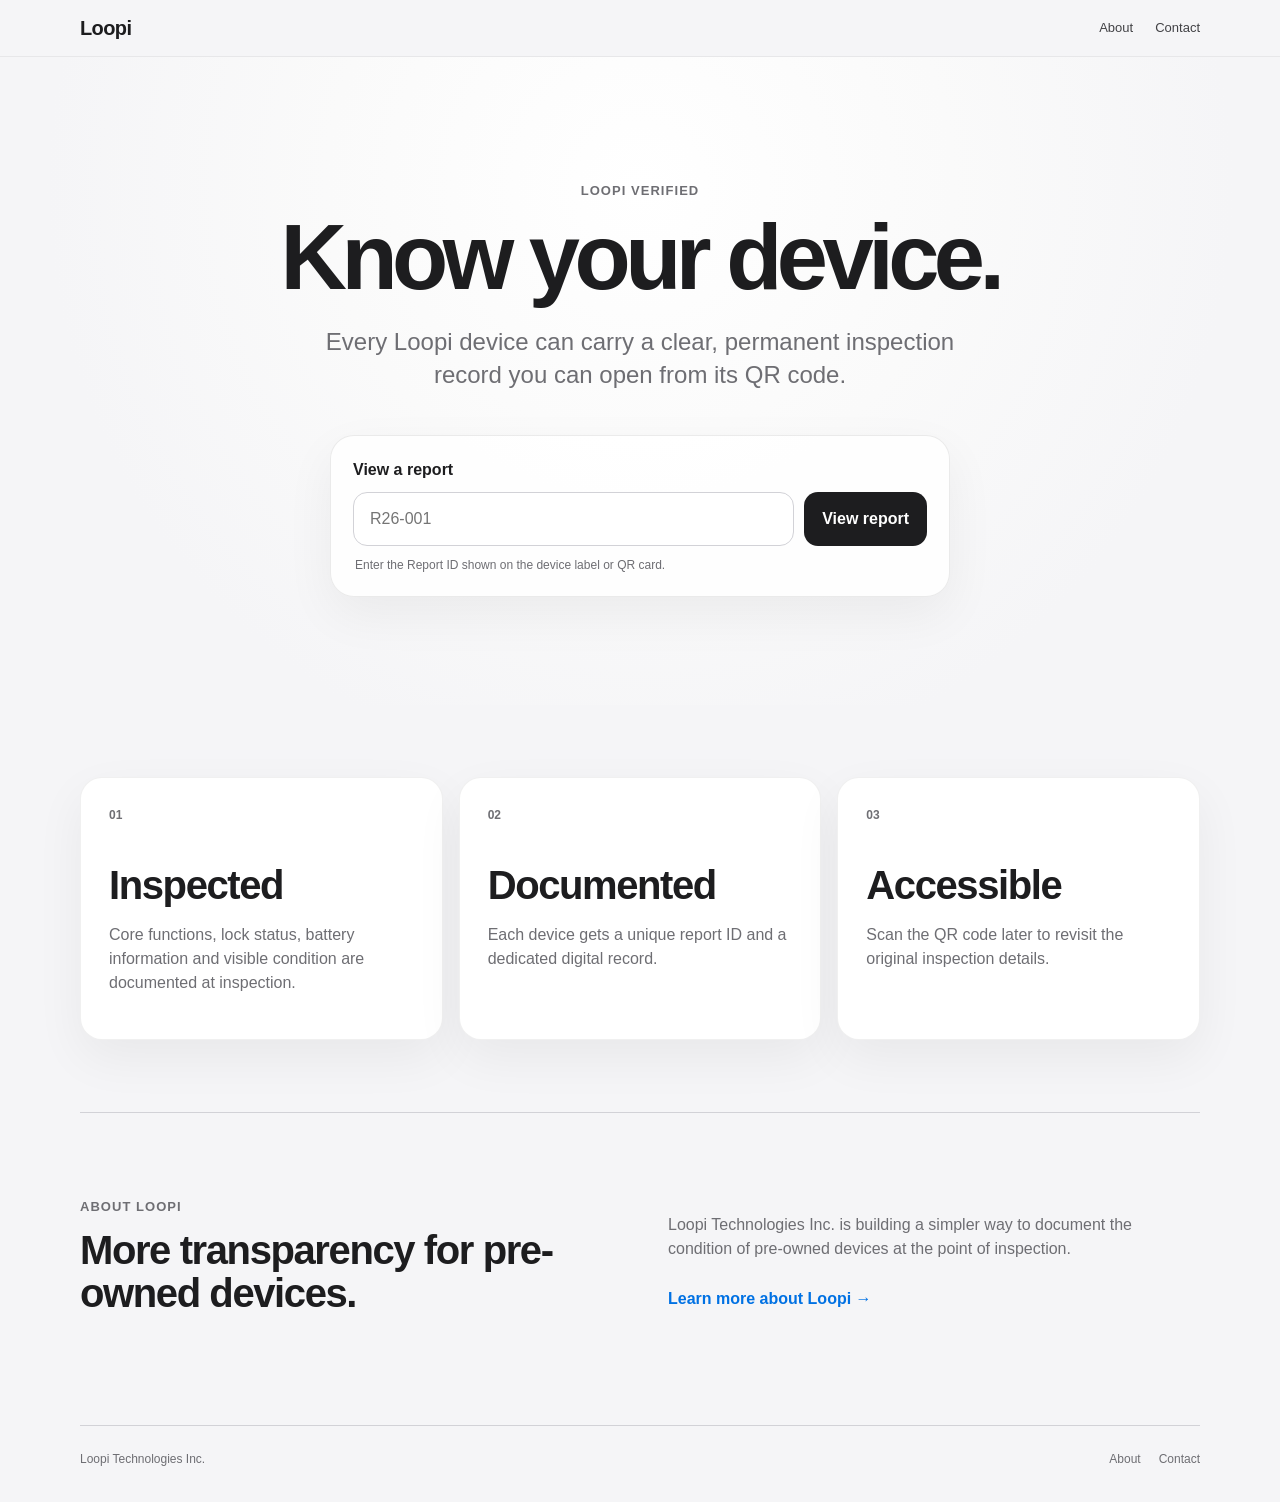
<file: index.html>
<!DOCTYPE html>
<html lang="en">
<head>
  <meta charset="utf-8">
  <meta name="viewport" content="width=device-width, initial-scale=1">
  <title>Loopi Device Inspection</title>
  <meta name="description" content="Transparent device inspection reports from Loopi Technologies Inc.">
  <link rel="stylesheet" href="assets/css/style.css">
</head>
<body>
  <header class="site-header">
    <div class="nav-shell">
      <a class="brand-mark" href="index.html">Loopi</a>
      <nav class="nav-links" aria-label="Primary">
        <a href="about.html">About</a>
        <a href="about.html#contact">Contact</a>
      </nav>
    </div>
  </header>

  <main>
    <section class="home-hero">
      <div class="home-hero-inner">
        <p class="eyebrow">Loopi Verified</p>
        <h1>Know your device.</h1>
        <p class="hero-copy">Every Loopi device can carry a clear, permanent inspection record you can open from its QR code.</p>

        <form class="lookup-card" id="reportLookup">
          <label for="reportId">View a report</label>
          <div class="lookup-row">
            <input id="reportId" name="reportId" type="text" placeholder="R26-001" autocomplete="off">
            <button type="submit">View report</button>
          </div>
          <p class="form-note">Enter the Report ID shown on the device label or QR card.</p>
        </form>
      </div>
    </section>

    <section class="feature-band">
      <div class="feature-grid">
        <article>
          <span class="feature-number">01</span>
          <h2>Inspected</h2>
          <p>Core functions, lock status, battery information and visible condition are documented at inspection.</p>
        </article>
        <article>
          <span class="feature-number">02</span>
          <h2>Documented</h2>
          <p>Each device gets a unique report ID and a dedicated digital record.</p>
        </article>
        <article>
          <span class="feature-number">03</span>
          <h2>Accessible</h2>
          <p>Scan the QR code later to revisit the original inspection details.</p>
        </article>
      </div>
    </section>

    <section class="brand-story">
      <div>
        <p class="eyebrow">About Loopi</p>
        <h2>More transparency for pre-owned devices.</h2>
      </div>
      <div>
        <p>Loopi Technologies Inc. is building a simpler way to document the condition of pre-owned devices at the point of inspection.</p>
        <a class="text-link" href="about.html">Learn more about Loopi →</a>
      </div>
    </section>
  </main>

  <footer class="site-footer">
    <div>Loopi Technologies Inc.</div>
    <div class="footer-links"><a href="about.html">About</a><a href="about.html#contact">Contact</a></div>
  </footer>

  <script>
    document.getElementById('reportLookup').addEventListener('submit', function (event) {
      event.preventDefault();
      const id = document.getElementById('reportId').value.trim().toUpperCase();
      if (!id) return;
      window.location.href = 'report.html?id=' + encodeURIComponent(id);
    });
  </script>
</body>
</html>
</file>
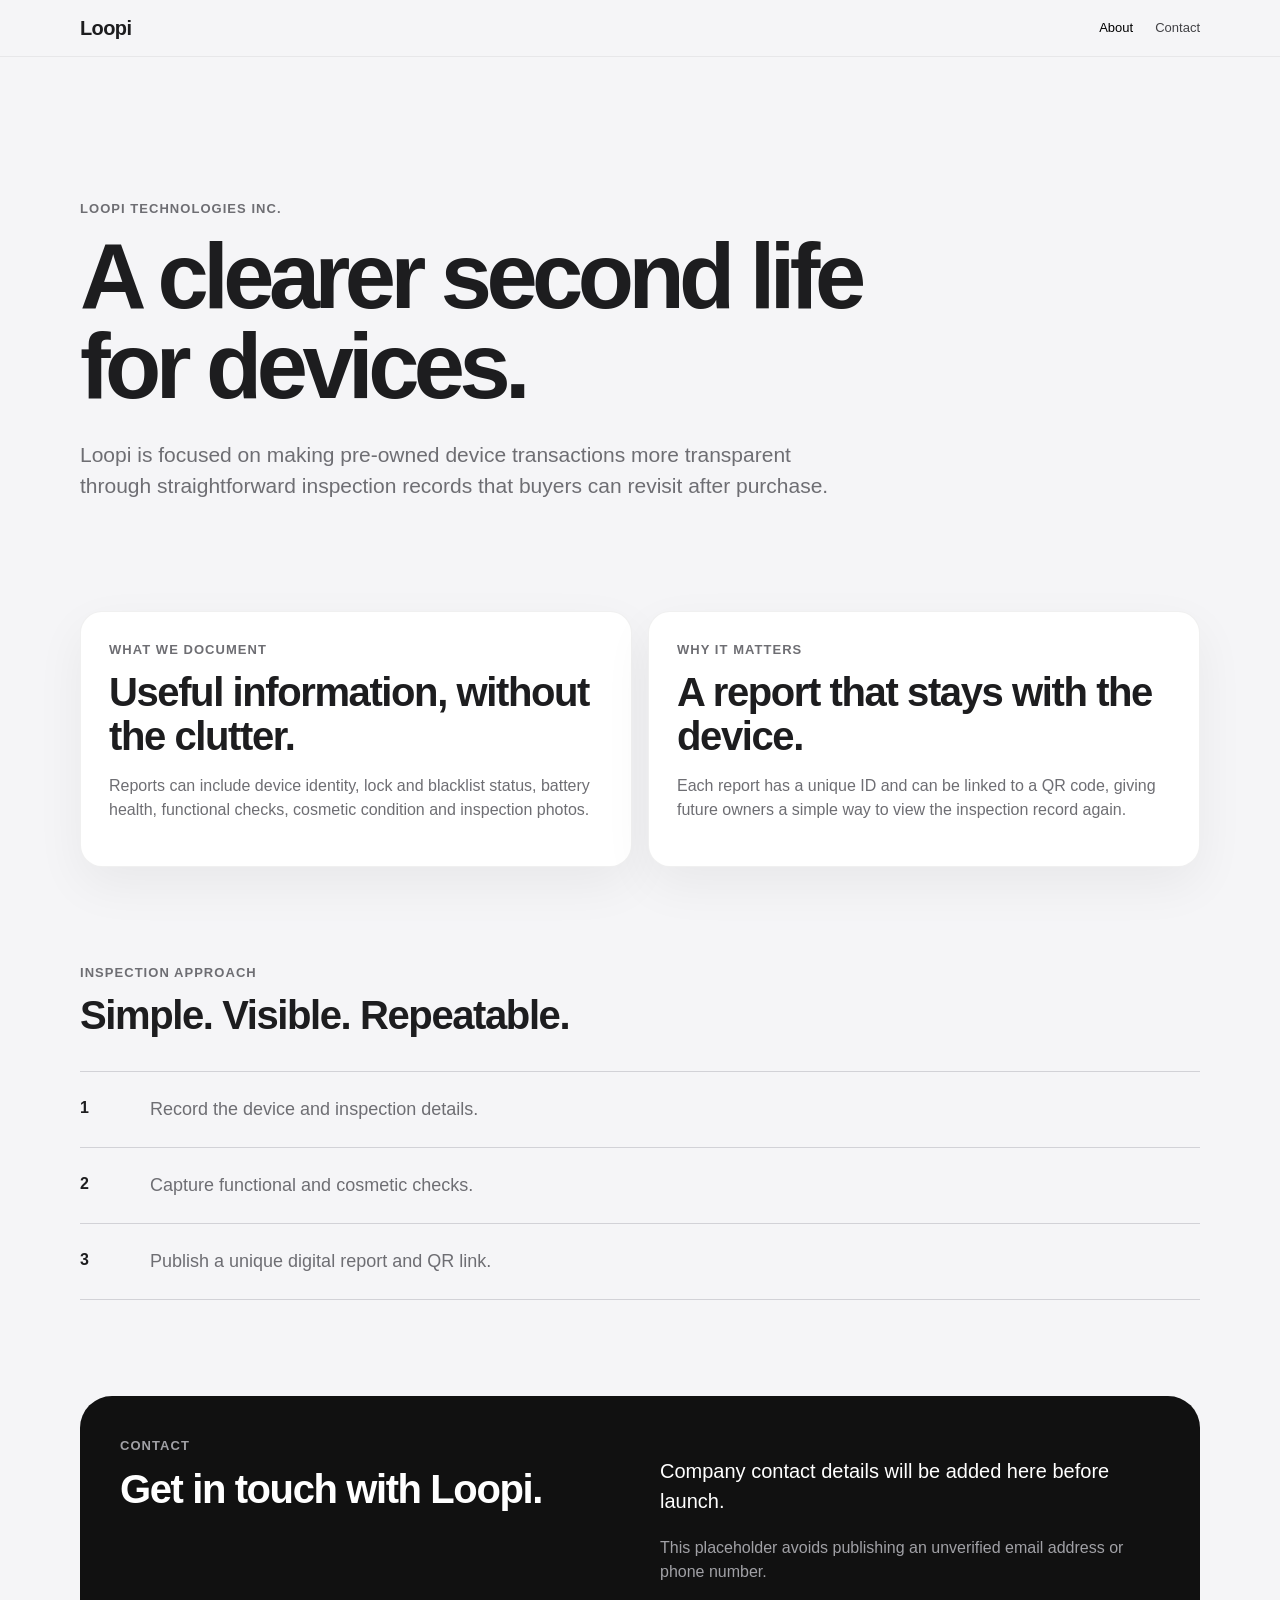
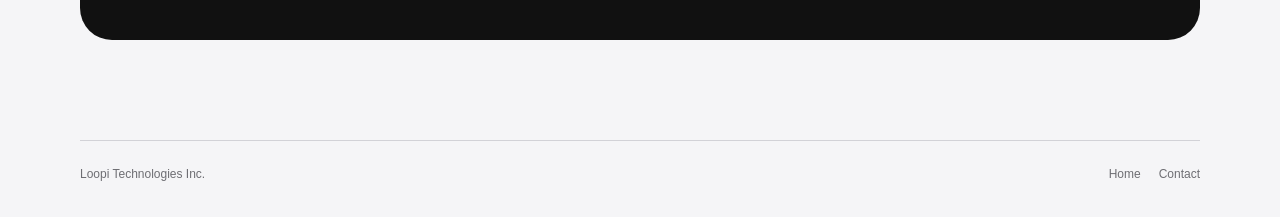
<file: about.html>
<!DOCTYPE html>
<html lang="en">
<head>
  <meta charset="utf-8">
  <meta name="viewport" content="width=device-width, initial-scale=1">
  <title>About Loopi</title>
  <meta name="description" content="About Loopi Technologies Inc. and our device inspection approach.">
  <link rel="stylesheet" href="assets/css/style.css">
</head>
<body>
  <header class="site-header">
    <div class="nav-shell">
      <a class="brand-mark" href="index.html">Loopi</a>
      <nav class="nav-links" aria-label="Primary">
        <a class="active" href="about.html">About</a>
        <a href="#contact">Contact</a>
      </nav>
    </div>
  </header>

  <main class="about-page">
    <section class="about-hero">
      <p class="eyebrow">Loopi Technologies Inc.</p>
      <h1>A clearer second life for devices.</h1>
      <p>Loopi is focused on making pre-owned device transactions more transparent through straightforward inspection records that buyers can revisit after purchase.</p>
    </section>

    <section class="about-grid">
      <article class="about-card">
        <p class="eyebrow">What we document</p>
        <h2>Useful information, without the clutter.</h2>
        <p>Reports can include device identity, lock and blacklist status, battery health, functional checks, cosmetic condition and inspection photos.</p>
      </article>
      <article class="about-card">
        <p class="eyebrow">Why it matters</p>
        <h2>A report that stays with the device.</h2>
        <p>Each report has a unique ID and can be linked to a QR code, giving future owners a simple way to view the inspection record again.</p>
      </article>
    </section>

    <section class="about-process">
      <p class="eyebrow">Inspection approach</p>
      <h2>Simple. Visible. Repeatable.</h2>
      <div class="process-list">
        <div><span>1</span><p>Record the device and inspection details.</p></div>
        <div><span>2</span><p>Capture functional and cosmetic checks.</p></div>
        <div><span>3</span><p>Publish a unique digital report and QR link.</p></div>
      </div>
    </section>

    <section class="contact-panel" id="contact">
      <div>
        <p class="eyebrow">Contact</p>
        <h2>Get in touch with Loopi.</h2>
      </div>
      <div class="contact-placeholder">
        <p>Company contact details will be added here before launch.</p>
        <p class="muted">This placeholder avoids publishing an unverified email address or phone number.</p>
      </div>
    </section>
  </main>

  <footer class="site-footer">
    <div>Loopi Technologies Inc.</div>
    <div class="footer-links"><a href="index.html">Home</a><a href="#contact">Contact</a></div>
  </footer>
</body>
</html>
</file>
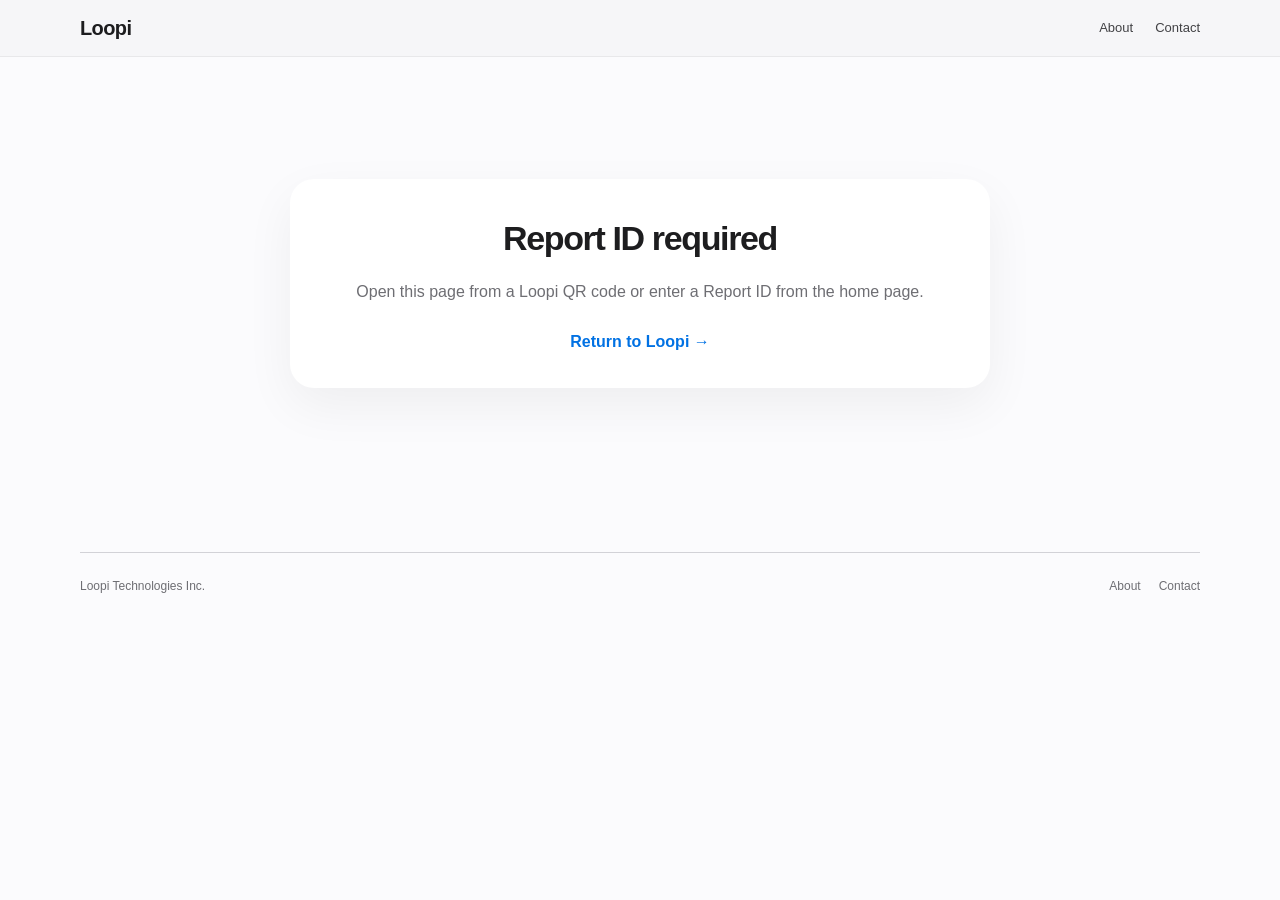
<file: report.html>
<!DOCTYPE html>
<html lang="en">
<head>
  <meta charset="utf-8">
  <meta name="viewport" content="width=device-width, initial-scale=1">
  <title>Loopi Inspection Report</title>
  <meta name="description" content="Loopi device inspection report.">
  <link rel="stylesheet" href="assets/css/style.css">
</head>
<body class="report-body">
  <header class="site-header">
    <div class="nav-shell">
      <a class="brand-mark" href="index.html">Loopi</a>
      <nav class="nav-links" aria-label="Primary">
        <a href="about.html">About</a>
        <a href="about.html#contact">Contact</a>
      </nav>
    </div>
  </header>

  <main class="report-shell" id="reportApp">
    <section class="loading-state" id="loadingState">
      <div class="loading-dot"></div>
      <p>Loading report…</p>
    </section>
  </main>

  <footer class="site-footer">
    <div>Loopi Technologies Inc.</div>
    <div class="footer-links"><a href="about.html">About</a><a href="about.html#contact">Contact</a></div>
  </footer>

  <script src="assets/js/report.js"></script>
</body>
</html>
</file>
<file: assets/css/style.css>
:root{
  --bg:#f5f5f7;
  --surface:#ffffff;
  --text:#1d1d1f;
  --muted:#6e6e73;
  --line:#d2d2d7;
  --soft:#fbfbfd;
  --blue:#0071e3;
  --green:#1d8348;
  --green-bg:#eaf7ef;
  --amber:#8a5a00;
  --amber-bg:#fff6df;
  --radius-lg:32px;
  --radius-md:22px;
  --shadow:0 18px 50px rgba(0,0,0,.055);
}

*{box-sizing:border-box}
html{-webkit-text-size-adjust:100%;scroll-behavior:smooth}
body{margin:0;background:var(--bg);color:var(--text);font-family:-apple-system,BlinkMacSystemFont,"SF Pro Display","SF Pro Text","Segoe UI",Arial,sans-serif;line-height:1.5}
a{color:inherit;text-decoration:none}
button,input{font:inherit}
img{display:block;max-width:100%}

.site-header{
  position:sticky;top:0;z-index:50;
  background:rgba(245,245,247,.86);
  backdrop-filter:saturate(180%) blur(18px);
  border-bottom:1px solid rgba(0,0,0,.06);
}
.nav-shell{
  width:min(1120px,calc(100% - 32px));height:56px;margin:0 auto;
  display:flex;align-items:center;justify-content:space-between;gap:24px;
}
.brand-mark{font-size:20px;font-weight:700;letter-spacing:-.03em}
.nav-links{display:flex;gap:22px;font-size:13px;color:#424245}
.nav-links a:hover,.nav-links .active{color:#000}

.home-hero{
  min-height:72vh;display:grid;place-items:center;
  background:radial-gradient(circle at 50% 20%,#fff 0,#fafafa 38%,#f5f5f7 72%);
  padding:88px 20px 72px;text-align:center;
}
.home-hero-inner{width:min(820px,100%)}
.eyebrow{margin:0 0 12px;color:var(--muted);font-size:13px;font-weight:700;letter-spacing:.08em;text-transform:uppercase}
.home-hero h1,.about-hero h1{margin:0;font-size:clamp(48px,9vw,92px);line-height:.98;letter-spacing:-.06em}
.hero-copy{width:min(650px,100%);margin:24px auto 0;color:var(--muted);font-size:clamp(18px,2.6vw,24px);line-height:1.35}

.lookup-card{
  width:min(620px,100%);margin:44px auto 0;padding:22px;text-align:left;
  background:rgba(255,255,255,.82);border:1px solid rgba(0,0,0,.08);border-radius:24px;box-shadow:var(--shadow)
}
.lookup-card label{display:block;margin-bottom:10px;font-weight:650}
.lookup-row{display:flex;gap:10px}
.lookup-row input{min-width:0;flex:1;border:1px solid var(--line);border-radius:14px;background:#fff;padding:14px 16px;outline:none;text-transform:uppercase}
.lookup-row input:focus{border-color:var(--blue);box-shadow:0 0 0 3px rgba(0,113,227,.12)}
.lookup-row button{border:0;border-radius:14px;background:#1d1d1f;color:#fff;padding:14px 18px;font-weight:650;cursor:pointer}
.form-note{margin:10px 2px 0;color:var(--muted);font-size:12px}

.feature-band,.brand-story,.about-page,.report-shell,.site-footer{width:min(1120px,calc(100% - 32px));margin-left:auto;margin-right:auto}
.feature-band{padding:72px 0}
.feature-grid{display:grid;grid-template-columns:repeat(3,1fr);gap:16px}
.feature-grid article,.about-card{
  background:var(--surface);border-radius:var(--radius-md);padding:28px;border:1px solid rgba(0,0,0,.06);box-shadow:var(--shadow)
}
.feature-number{display:block;color:var(--muted);font-size:12px;font-weight:700;margin-bottom:40px}
.feature-grid h2,.about-card h2,.brand-story h2,.about-process h2,.contact-panel h2{margin:0 0 10px;font-size:clamp(26px,3.2vw,40px);line-height:1.08;letter-spacing:-.035em}
.feature-grid p,.about-card p,.brand-story p,.about-process p,.contact-panel p{color:var(--muted)}

.brand-story{display:grid;grid-template-columns:1fr 1fr;gap:56px;padding:84px 0 100px;border-top:1px solid var(--line)}
.text-link{display:inline-block;margin-top:10px;color:var(--blue);font-weight:600}

.about-page{padding:88px 0 100px}
.about-hero{max-width:880px;padding:54px 0 88px}
.about-hero p:last-child{max-width:760px;margin-top:28px;color:var(--muted);font-size:21px}
.about-grid{display:grid;grid-template-columns:1fr 1fr;gap:16px}
.about-process{padding:96px 0}
.process-list{margin-top:34px;border-top:1px solid var(--line)}
.process-list div{display:grid;grid-template-columns:52px 1fr;gap:18px;padding:24px 0;border-bottom:1px solid var(--line)}
.process-list span{font-weight:700}
.process-list p{margin:0;font-size:18px}
.contact-panel{display:grid;grid-template-columns:1fr 1fr;gap:40px;background:#111;color:#fff;border-radius:32px;padding:40px}
.contact-panel .eyebrow,.contact-panel p{color:#a1a1a6}
.contact-placeholder p:first-child{font-size:20px;color:#fff}
.muted{color:var(--muted)}

.report-body{background:var(--soft)}
.report-shell{padding:42px 0 84px}
.loading-state{min-height:60vh;display:grid;place-items:center;align-content:center;gap:12px;color:var(--muted)}
.loading-dot{width:8px;height:8px;background:#86868b;border-radius:50%;animation:pulse 1s infinite ease-in-out}
@keyframes pulse{50%{opacity:.25}}

.report-hero{
  padding:62px 0 46px;text-align:center;
}
.report-kicker{color:var(--muted);font-size:12px;font-weight:750;letter-spacing:.1em;text-transform:uppercase}
.report-hero h1{margin:10px auto 0;max-width:900px;font-size:clamp(42px,7vw,76px);line-height:1.02;letter-spacing:-.055em}
.report-subtitle{margin:16px auto 0;color:var(--muted);font-size:16px}
.report-id{display:inline-block;margin-top:12px;color:var(--muted);font-size:12px}

.status-strip{display:grid;grid-template-columns:repeat(4,1fr);gap:12px;margin:18px 0 24px}
.status-item{min-height:118px;padding:20px;background:#fff;border:1px solid rgba(0,0,0,.06);border-radius:20px;display:flex;flex-direction:column;justify-content:space-between}
.status-item .status-label{color:var(--muted);font-size:12px}
.status-item .status-value{font-size:20px;font-weight:700;letter-spacing:-.03em}

.report-grid{display:grid;grid-template-columns:1fr 1fr;gap:16px}
.report-card{background:#fff;border:1px solid rgba(0,0,0,.06);border-radius:24px;padding:26px;box-shadow:var(--shadow)}
.report-card.full{grid-column:1/-1}
.report-card h2{margin:0 0 22px;font-size:24px;letter-spacing:-.035em}
.metric-grid{display:grid;grid-template-columns:repeat(2,1fr);gap:12px}
.metric{padding:18px;border-radius:18px;background:#f5f5f7}
.metric-label{color:var(--muted);font-size:12px;margin-bottom:6px}
.metric-value{font-size:18px;font-weight:650;word-break:break-word}
.detail-list{border-top:1px solid #e5e5e7}
.detail-row{display:grid;grid-template-columns:minmax(150px,210px) 1fr;gap:20px;padding:15px 0;border-bottom:1px solid #e5e5e7}
.detail-row:last-child{border-bottom:0}
.detail-label{color:var(--muted);font-size:13px}
.detail-value{font-size:14px;font-weight:550}
.pass{color:var(--green)}
.gallery-shell{display:grid;gap:34px}
.gallery-rail-block{display:grid;gap:14px}
.gallery-rail-header{display:flex;align-items:end;justify-content:space-between;gap:20px}
.gallery-rail-title{font-size:18px;font-weight:700;letter-spacing:-.025em}
.gallery-rail-subtitle{margin-top:3px;color:var(--muted);font-size:12px}
.gallery-swipe-hint{color:var(--muted);font-size:11px;white-space:nowrap}
.gallery-rail{
  display:grid;
  grid-auto-flow:column;
  grid-auto-columns:minmax(240px,29%);
  gap:14px;
  overflow-x:auto;
  overscroll-behavior-inline:contain;
  scroll-snap-type:inline mandatory;
  scroll-padding-inline:2px;
  padding:2px 2px 10px;
  scrollbar-width:none;
  -webkit-overflow-scrolling:touch;
}
.gallery-rail::-webkit-scrollbar{display:none}
.gallery-card{
  margin:0;
  scroll-snap-align:start;
  overflow:hidden;
  border-radius:24px;
  background:linear-gradient(180deg,#fff 0%,#f7f7f9 100%);
  border:1px solid rgba(0,0,0,.07);
  box-shadow:0 10px 30px rgba(0,0,0,.045);
  transition:transform .28s ease,box-shadow .28s ease,border-color .28s ease;
}
.gallery-card:hover{
  transform:translateY(-3px);
  box-shadow:0 16px 38px rgba(0,0,0,.08);
  border-color:rgba(0,0,0,.12);
}
.gallery-media{
  background:
    radial-gradient(circle at 50% 22%,rgba(255,255,255,.95),rgba(243,243,246,.9) 58%,rgba(238,238,241,.95) 100%);
}
.gallery-media img{
  width:100%;
  aspect-ratio:4/5;
  object-fit:contain;
  padding:18px;
}
.gallery-caption{
  display:flex;
  flex-direction:column;
  gap:3px;
  padding:14px 16px 16px;
  border-top:1px solid rgba(0,0,0,.05);
}
.gallery-caption-kicker{
  color:#86868b;
  font-size:10px;
  font-weight:700;
  letter-spacing:.08em;
  text-transform:uppercase;
}
.gallery-label{
  color:var(--text);
  font-size:14px;
  font-weight:650;
  letter-spacing:-.015em;
}
.empty-gallery{padding:34px;border-radius:18px;background:#f5f5f7;color:var(--muted);text-align:center}
.disclaimer{color:var(--muted);font-size:13px;white-space:pre-line}
.report-about{margin-top:16px;background:#111;color:#fff}
.report-about p{color:#a1a1a6}
.report-about .text-link{color:#2997ff}

.error-panel{max-width:700px;margin:80px auto;padding:34px;background:#fff;border-radius:24px;text-align:center;box-shadow:var(--shadow)}
.error-panel h1{font-size:34px;margin:0 0 10px;letter-spacing:-.04em}
.error-panel p{color:var(--muted)}

.site-footer{
  display:flex;justify-content:space-between;gap:24px;padding:24px 0 34px;
  border-top:1px solid var(--line);color:var(--muted);font-size:12px
}
.footer-links{display:flex;gap:18px}

@media (max-width:820px){
  .feature-grid,.about-grid,.brand-story,.contact-panel,.report-grid{grid-template-columns:1fr}
  .status-strip{grid-template-columns:1fr 1fr}
  .gallery-rail{grid-auto-columns:minmax(240px,46%)}
    .report-card.full{grid-column:auto}
}
@media (max-width:560px){
  .nav-shell,.feature-band,.brand-story,.about-page,.report-shell,.site-footer{width:min(100% - 24px,1120px)}
  .nav-links{gap:16px}
  .home-hero{min-height:auto;padding:70px 12px 56px}
  .lookup-row{flex-direction:column}
  .feature-band{padding:46px 0}
  .brand-story{padding:56px 0 70px;gap:22px}
  .about-page{padding:46px 0 70px}
  .about-hero{padding:32px 0 56px}
  .about-hero p:last-child{font-size:18px}
  .contact-panel{padding:28px 22px;border-radius:24px}
  .report-shell{padding-top:20px}
  .report-hero{padding:36px 6px 30px}
  .status-strip{grid-template-columns:1fr 1fr;gap:8px}
  .status-item{min-height:100px;padding:15px}
  .status-item .status-value{font-size:17px}
  .report-card{padding:20px;border-radius:20px}
  .metric-grid{grid-template-columns:1fr}
  .detail-row{grid-template-columns:1fr;gap:4px}
  .gallery-rail{grid-auto-columns:minmax(250px,78%);gap:12px}
  .gallery-rail-header{align-items:flex-end}
  .gallery-swipe-hint{display:block}
    .site-footer{flex-direction:column}
}
</file>
